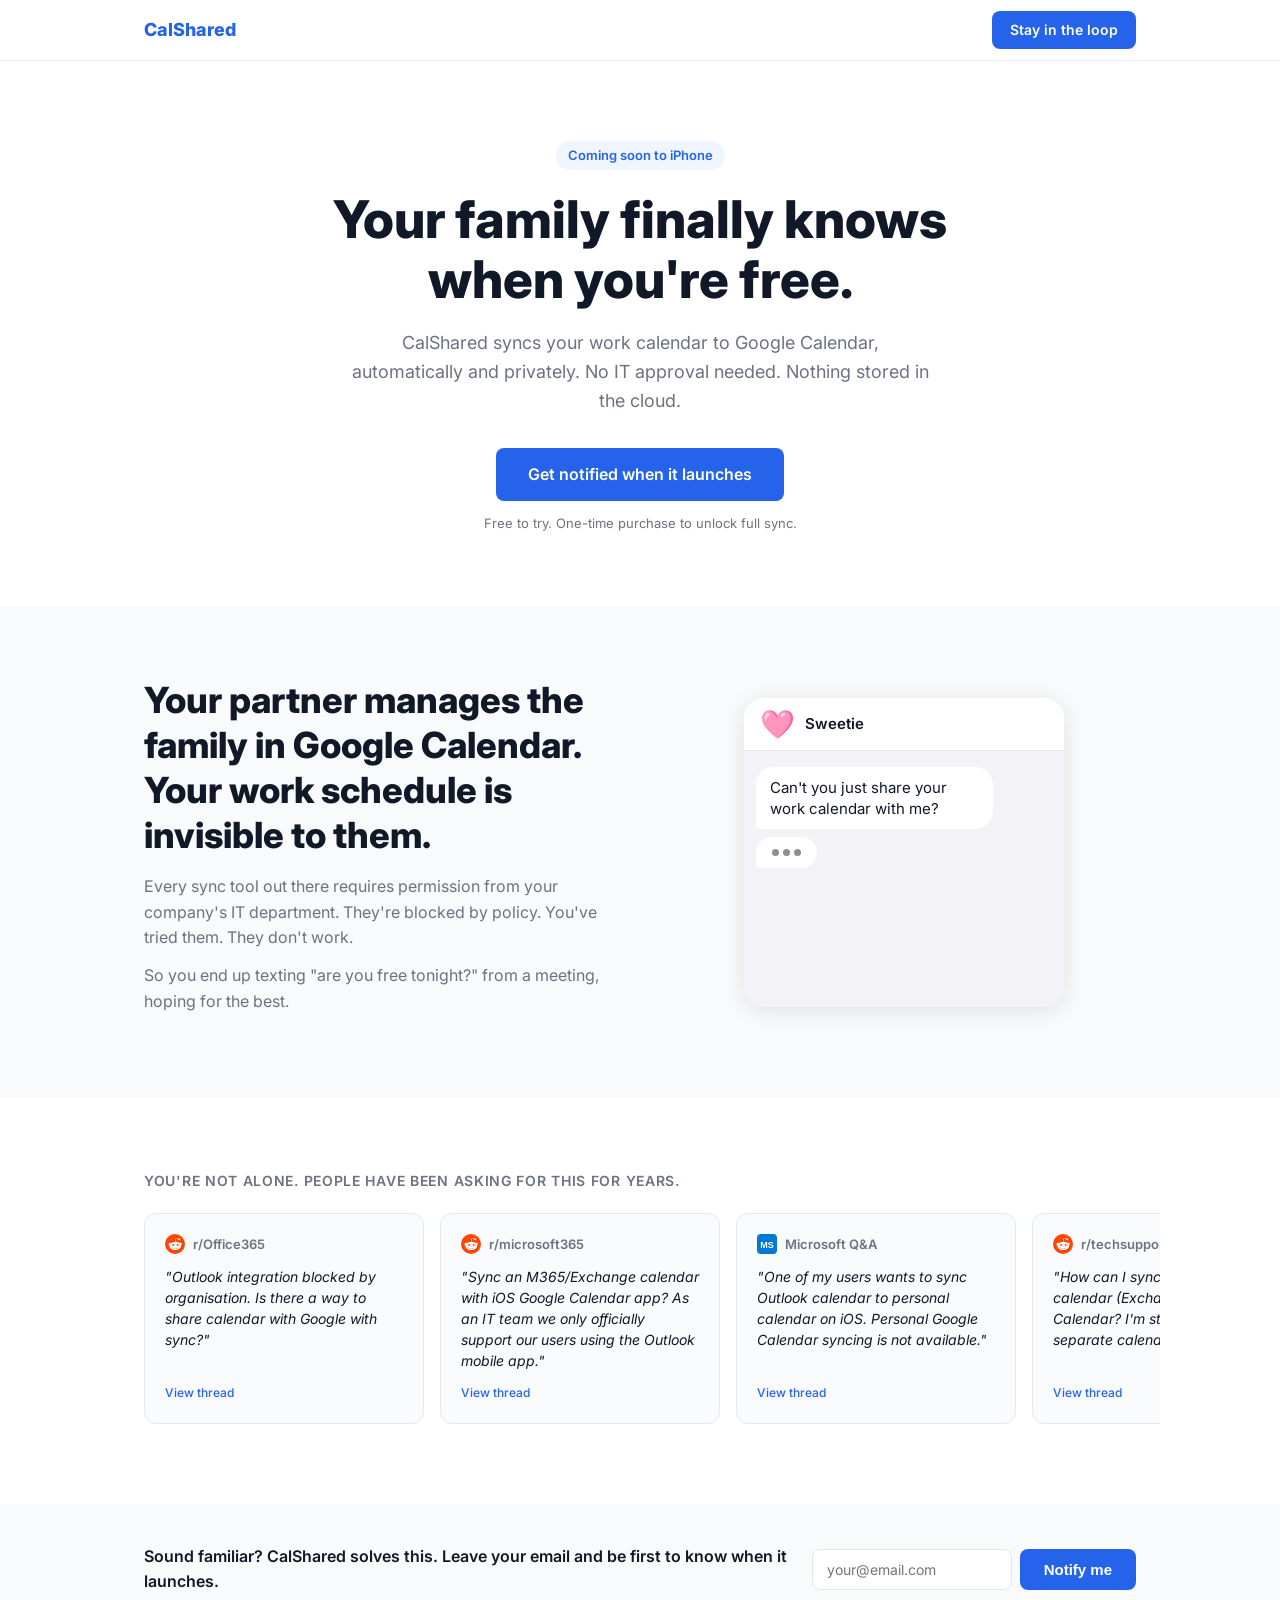
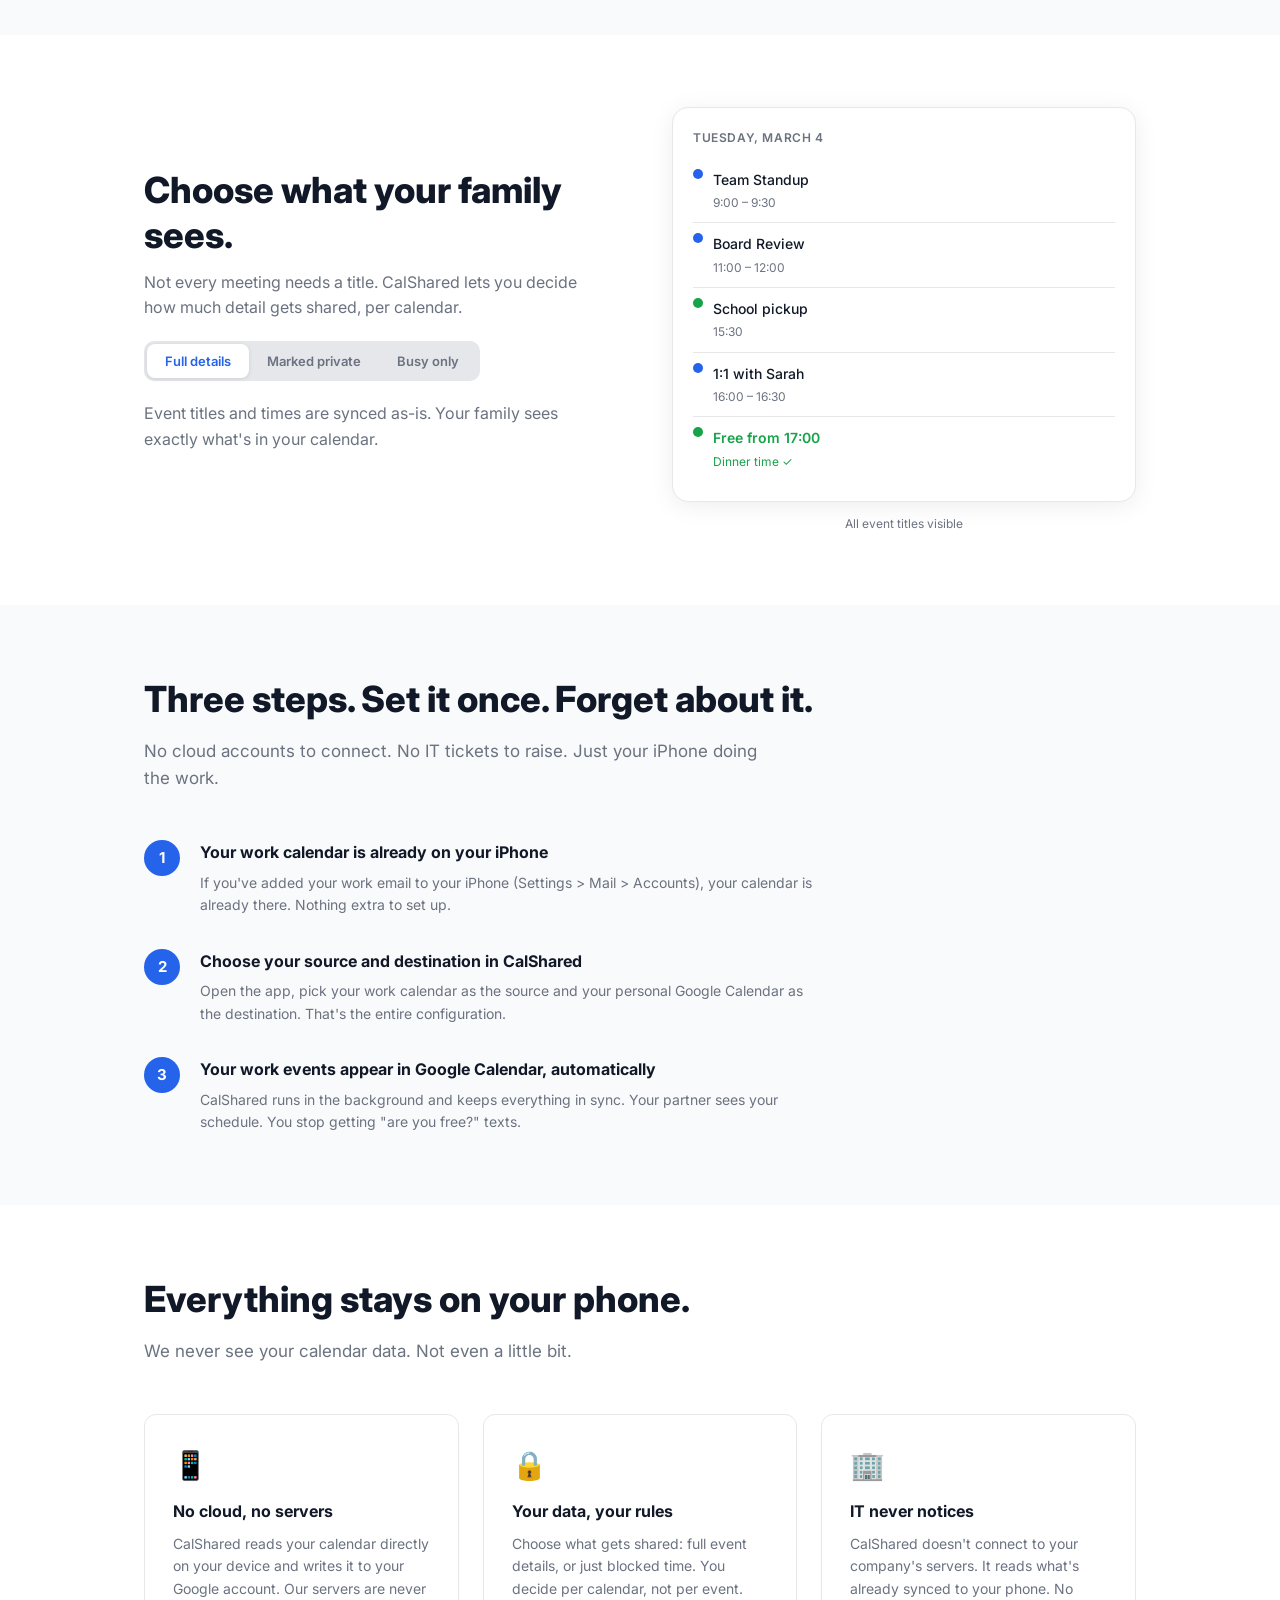
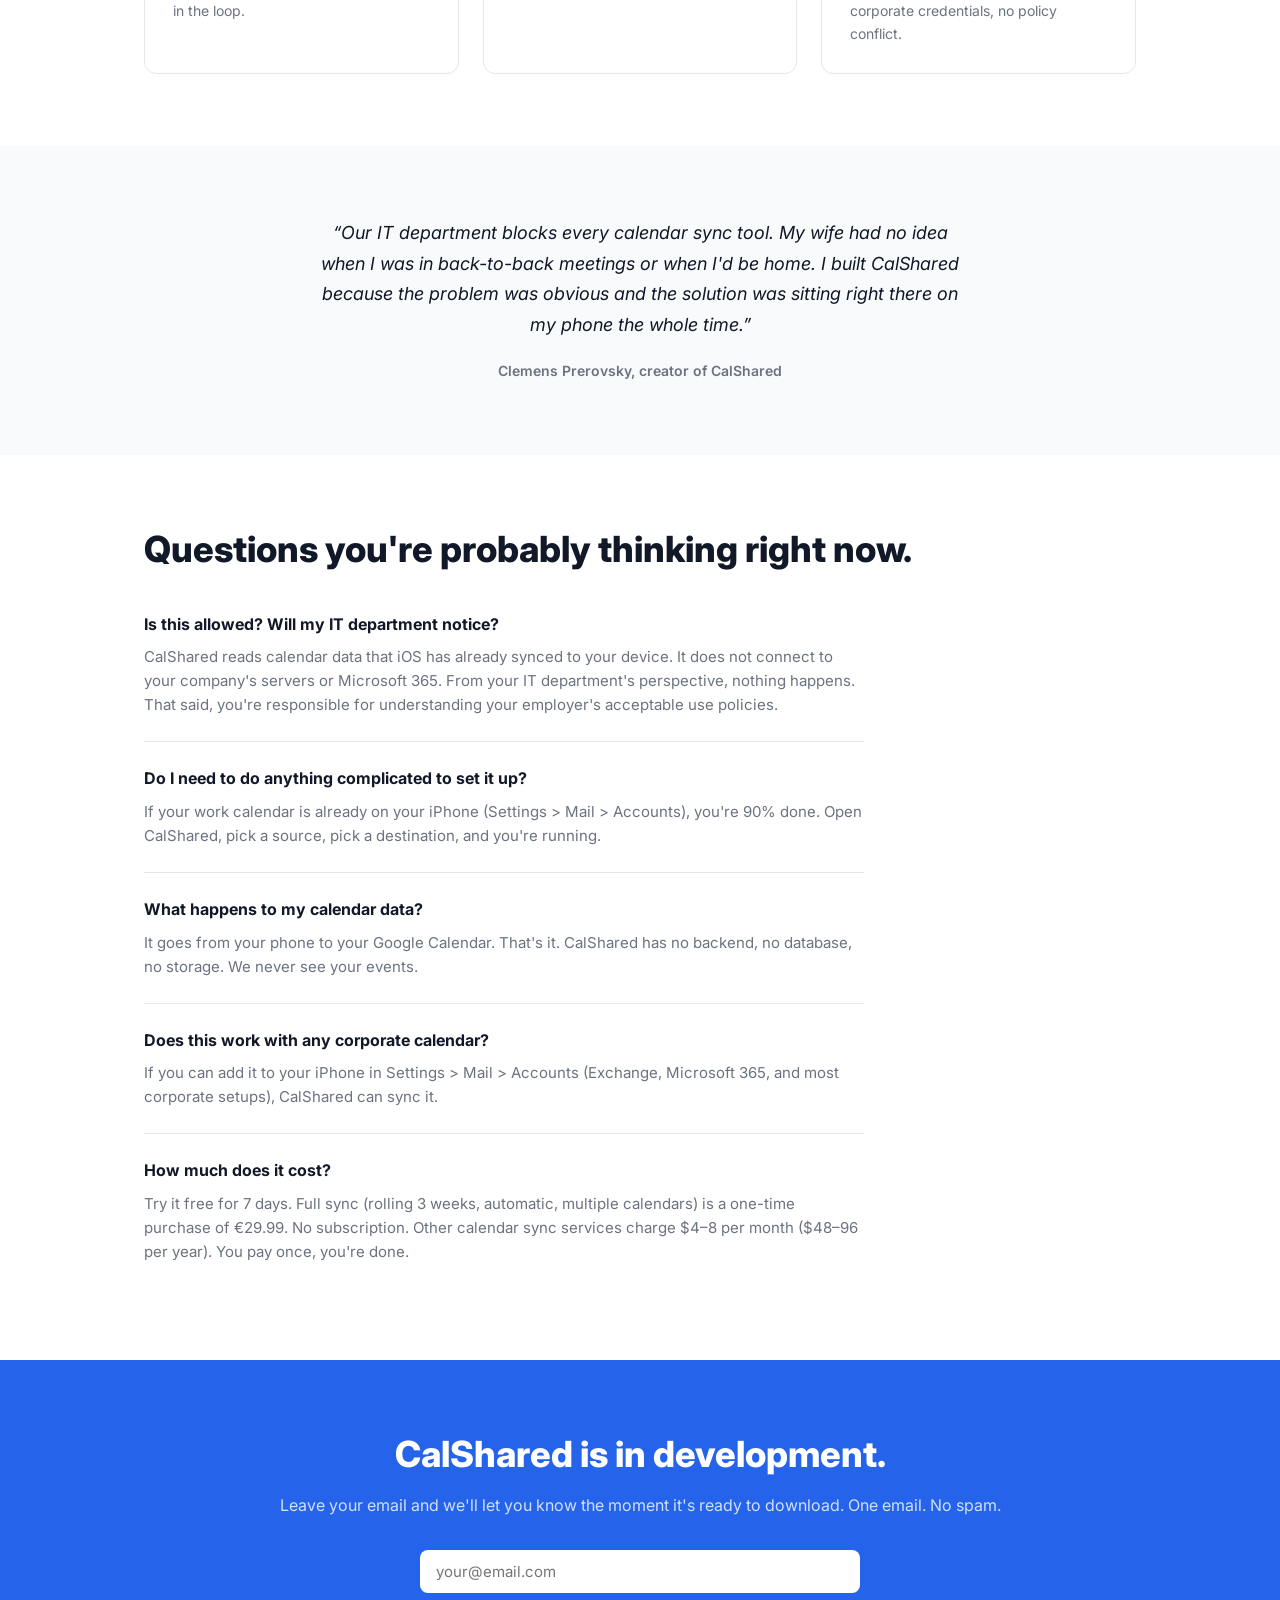
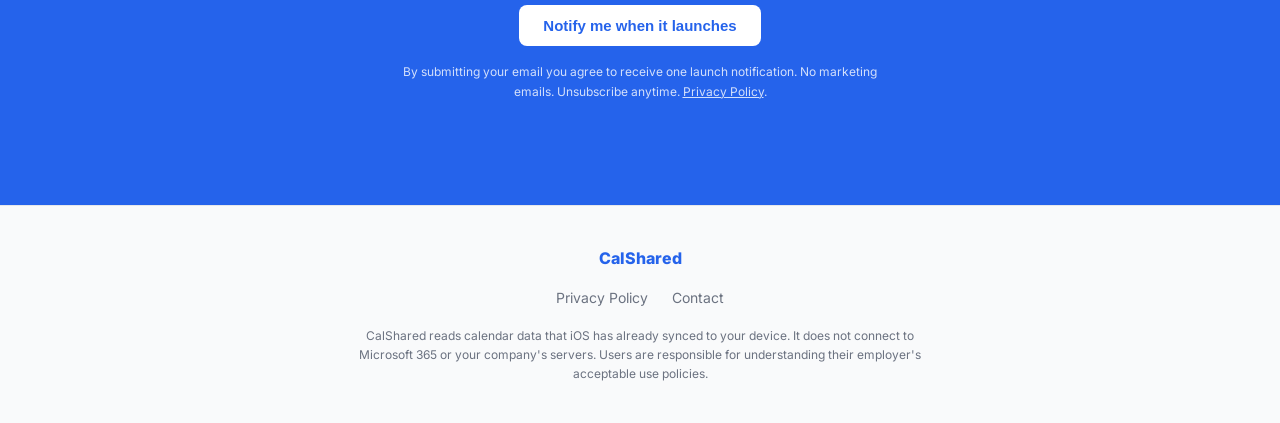
<file: index.html>
<!DOCTYPE html>
<html lang="en">
<head>
  <meta charset="UTF-8" />
  <meta name="viewport" content="width=device-width, initial-scale=1.0" />
  <title>CalShared – Share Your Work Calendar With Your Family. No IT Required.</title>
  <meta name="description" content="CalShared syncs your corporate Outlook or Exchange calendar to Google Calendar directly from your iPhone. No IT approval. No subscription. Your family finally knows when you're free." />
  <link rel="icon" href="favicon.svg" type="image/svg+xml" />
  <link rel="preconnect" href="https://fonts.googleapis.com" />
  <link href="https://fonts.googleapis.com/css2?family=Inter:wght@400;500;600;700;800&display=swap" rel="stylesheet" />
  <link rel="stylesheet" href="style.css" />

  <script type="application/ld+json">
  {
    "@context": "https://schema.org",
    "@type": "FAQPage",
    "mainEntity": [
      {
        "@type": "Question",
        "name": "Is this allowed? Will my IT department notice?",
        "acceptedAnswer": {
          "@type": "Answer",
          "text": "CalShared reads calendar data that iOS has already synced to your device. It does not connect to your company's servers or Microsoft 365. From your IT department's perspective, nothing happens. That said, you're responsible for understanding your employer's acceptable use policies."
        }
      },
      {
        "@type": "Question",
        "name": "Do I need to do anything complicated to set it up?",
        "acceptedAnswer": {
          "@type": "Answer",
          "text": "If your work calendar is already on your iPhone (Settings > Mail > Accounts), you're 90% done. Open CalShared, pick a source, pick a destination, and you're running."
        }
      },
      {
        "@type": "Question",
        "name": "What happens to my calendar data?",
        "acceptedAnswer": {
          "@type": "Answer",
          "text": "It goes from your phone to your Google Calendar. That's it. CalShared has no backend, no database, no storage. We never see your events."
        }
      },
      {
        "@type": "Question",
        "name": "Does this work with any corporate calendar?",
        "acceptedAnswer": {
          "@type": "Answer",
          "text": "If you can add it to your iPhone in Settings > Mail > Accounts (Exchange, Microsoft 365, and most corporate setups), CalShared can sync it."
        }
      },
      {
        "@type": "Question",
        "name": "How much does it cost?",
        "acceptedAnswer": {
          "@type": "Answer",
          "text": "Try it free for 7 days. Full sync (rolling 3 weeks, automatic, multiple calendars) is a one-time purchase. No subscription. You pay once, you're done."
        }
      }
    ]
  }
  </script>
</head>
<body>

  <!-- NAV -->
  <header class="nav">
    <div class="container nav-inner">
      <div class="logo">CalShared</div>
      <a href="#waitlist" class="btn btn-sm" data-focus-email>Stay in the loop</a>
    </div>
  </header>

  <!-- HERO -->
  <section class="hero">
    <div class="container hero-inner">
      <div class="badge">Coming soon to iPhone</div>
      <h1>Your family finally knows<br>when you're free.</h1>
      <p class="hero-sub">CalShared syncs your work calendar to Google Calendar, automatically and privately. No IT approval needed. Nothing stored in the cloud.</p>
      <a href="#waitlist" class="btn btn-lg" data-focus-email>Get notified when it launches</a>
      <p class="hero-note">Free to try. One-time purchase to unlock full sync.</p>
    </div>
  </section>

  <!-- PROBLEM -->
  <section class="section section-alt">
    <div class="container problem-inner">
      <div class="problem-text">
        <h2>Your partner manages the family in Google Calendar. Your work schedule is invisible to them.</h2>
        <p>Every sync tool out there requires permission from your company's IT department. They're blocked by policy. You've tried them. They don't work.</p>
        <p>So you end up texting "are you free tonight?" from a meeting, hoping for the best.</p>
      </div>
      <div class="chat-mock">
        <div class="chat-header">
          <div class="chat-avatar">🩷</div>
          <div class="chat-name">Sweetie</div>
        </div>
        <div class="chat-body">
          <div class="chat-bubble incoming" id="chatIncoming" style="opacity:0">Can't you just share your work calendar with me?</div>
          <div class="chat-typing" id="chatTyping" style="display:none">
            <span></span><span></span><span></span>
          </div>
          <div class="chat-bubble outgoing" id="chatReply1" style="opacity:0">I literally cannot. Believe me, I've tried.</div>
          <div class="chat-bubble outgoing" id="chatReply2" style="opacity:0">IT, you know.</div>
        </div>
      </div>
    </div>
  </section>

  <!-- SOCIAL PROOF -->
  <section class="section">
    <div class="container">
      <p class="social-proof-label">You're not alone. People have been asking for this for years.</p>
      <div class="scroller-wrapper">
        <div class="scroller">
          <div class="proof-card">
            <div class="proof-source">
              <svg class="reddit-icon" viewBox="0 0 20 20" fill="currentColor"><circle cx="10" cy="10" r="10" fill="#FF4500"/><path d="M16.67 10a1.46 1.46 0 0 0-2.47-1 7.12 7.12 0 0 0-3.85-1.23l.65-3.08 2.13.45a1 1 0 1 0 1-.97 1 1 0 0 0-.96.68l-2.38-.5a.15.15 0 0 0-.18.11l-.73 3.44a7.14 7.14 0 0 0-3.89 1.23 1.46 1.46 0 1 0-1.61 2.39 2.87 2.87 0 0 0 0 .44c0 2.24 2.61 4.06 5.83 4.06s5.83-1.82 5.83-4.06a2.87 2.87 0 0 0 0-.44 1.46 1.46 0 0 0 .63-1.52zM7.27 11a1 1 0 1 1 1 1 1 1 0 0 1-1-1zm5.58 2.71a3.58 3.58 0 0 1-2.85.79 3.58 3.58 0 0 1-2.85-.79.15.15 0 0 1 .21-.21 3.27 3.27 0 0 0 2.64.65 3.27 3.27 0 0 0 2.64-.65.15.15 0 0 1 .21.21zm-.14-1.71a1 1 0 1 1 1-1 1 1 0 0 1-1 1z" fill="white"/></svg>
              <span>r/Office365</span>
            </div>
            <p>"Outlook integration blocked by organisation. Is there a way to share calendar with Google with sync?"</p>
            <a href="https://www.reddit.com/r/Office365/comments/12wo6f1/outlook_integration_blocked_by_organisation_is/" target="_blank" rel="noopener">View thread</a>
          </div>
          <div class="proof-card">
            <div class="proof-source">
              <svg class="reddit-icon" viewBox="0 0 20 20" fill="currentColor"><circle cx="10" cy="10" r="10" fill="#FF4500"/><path d="M16.67 10a1.46 1.46 0 0 0-2.47-1 7.12 7.12 0 0 0-3.85-1.23l.65-3.08 2.13.45a1 1 0 1 0 1-.97 1 1 0 0 0-.96.68l-2.38-.5a.15.15 0 0 0-.18.11l-.73 3.44a7.14 7.14 0 0 0-3.89 1.23 1.46 1.46 0 1 0-1.61 2.39 2.87 2.87 0 0 0 0 .44c0 2.24 2.61 4.06 5.83 4.06s5.83-1.82 5.83-4.06a2.87 2.87 0 0 0 0-.44 1.46 1.46 0 0 0 .63-1.52zM7.27 11a1 1 0 1 1 1 1 1 1 0 0 1-1-1zm5.58 2.71a3.58 3.58 0 0 1-2.85.79 3.58 3.58 0 0 1-2.85-.79.15.15 0 0 1 .21-.21 3.27 3.27 0 0 0 2.64.65 3.27 3.27 0 0 0 2.64-.65.15.15 0 0 1 .21.21zm-.14-1.71a1 1 0 1 1 1-1 1 1 0 0 1-1 1z" fill="white"/></svg>
              <span>r/microsoft365</span>
            </div>
            <p>"Sync an M365/Exchange calendar with iOS Google Calendar app? As an IT team we only officially support our users using the Outlook mobile app."</p>
            <a href="https://www.reddit.com/r/microsoft365/comments/1r88rs4/sync_an_m365exchange_calendar_with_ios_google/" target="_blank" rel="noopener">View thread</a>
          </div>
          <div class="proof-card">
            <div class="proof-source">
              <svg viewBox="0 0 20 20" style="width:20px;height:20px;flex-shrink:0"><rect width="20" height="20" rx="4" fill="#0078D4"/><text x="10" y="14" font-size="9" text-anchor="middle" fill="white" font-family="sans-serif" font-weight="bold">MS</text></svg>
              <span>Microsoft Q&amp;A</span>
            </div>
            <p>"One of my users wants to sync Outlook calendar to personal calendar on iOS. Personal Google Calendar syncing is not available."</p>
            <a href="https://learn.microsoft.com/en-us/answers/questions/1653404/sync-outlook-calendar" target="_blank" rel="noopener">View thread</a>
          </div>
          <div class="proof-card">
            <div class="proof-source">
              <svg class="reddit-icon" viewBox="0 0 20 20" fill="currentColor"><circle cx="10" cy="10" r="10" fill="#FF4500"/><path d="M16.67 10a1.46 1.46 0 0 0-2.47-1 7.12 7.12 0 0 0-3.85-1.23l.65-3.08 2.13.45a1 1 0 1 0 1-.97 1 1 0 0 0-.96.68l-2.38-.5a.15.15 0 0 0-.18.11l-.73 3.44a7.14 7.14 0 0 0-3.89 1.23 1.46 1.46 0 1 0-1.61 2.39 2.87 2.87 0 0 0 0 .44c0 2.24 2.61 4.06 5.83 4.06s5.83-1.82 5.83-4.06a2.87 2.87 0 0 0 0-.44 1.46 1.46 0 0 0 .63-1.52zM7.27 11a1 1 0 1 1 1 1 1 1 0 0 1-1-1zm5.58 2.71a3.58 3.58 0 0 1-2.85.79 3.58 3.58 0 0 1-2.85-.79.15.15 0 0 1 .21-.21 3.27 3.27 0 0 0 2.64.65 3.27 3.27 0 0 0 2.64-.65.15.15 0 0 1 .21.21zm-.14-1.71a1 1 0 1 1 1-1 1 1 0 0 1-1 1z" fill="white"/></svg>
              <span>r/techsupport</span>
            </div>
            <p>"How can I sync my restricted work calendar (Exchange) to Google Calendar? I'm stuck using two separate calendars."</p>
            <a href="https://www.reddit.com/r/techsupport/comments/e2jrks/how_can_i_sync_my_restricted_work_calendar/" target="_blank" rel="noopener">View thread</a>
          </div>
          <div class="proof-card">
            <div class="proof-source">
              <svg viewBox="0 0 20 20" style="width:20px;height:20px;flex-shrink:0"><rect width="20" height="20" rx="4" fill="#F48024"/><text x="10" y="14" font-size="11" text-anchor="middle" fill="white" font-family="sans-serif" font-weight="bold">so</text></svg>
              <span>Super User</span>
            </div>
            <p>"My corporate policy won't let me install Google Calendar Sync on my company laptop. Is there something else that can sync my Outlook calendar?"</p>
            <a href="https://superuser.com/questions/260361/google-calendar-sync" target="_blank" rel="noopener">View thread</a>
          </div>
          <div class="proof-card">
            <div class="proof-source">
              <svg viewBox="0 0 20 20" style="width:20px;height:20px;flex-shrink:0"><rect width="20" height="20" rx="4" fill="#F48024"/><text x="10" y="14" font-size="11" text-anchor="middle" fill="white" font-family="sans-serif" font-weight="bold">so</text></svg>
              <span>Ask Different</span>
            </div>
            <p>"How to show a restricted Outlook work calendar's events in iOS Calendar app, alongside events from other Google calendars."</p>
            <a href="https://apple.stackexchange.com/questions/476419/how-to-show-a-restricted-outlook-work-calendars-events-in-ios-calendar-app-alo" target="_blank" rel="noopener">View thread</a>
          </div>
          <div class="proof-card">
            <div class="proof-source">
              <svg class="reddit-icon" viewBox="0 0 20 20" fill="currentColor"><circle cx="10" cy="10" r="10" fill="#FF4500"/><path d="M16.67 10a1.46 1.46 0 0 0-2.47-1 7.12 7.12 0 0 0-3.85-1.23l.65-3.08 2.13.45a1 1 0 1 0 1-.97 1 1 0 0 0-.96.68l-2.38-.5a.15.15 0 0 0-.18.11l-.73 3.44a7.14 7.14 0 0 0-3.89 1.23 1.46 1.46 0 1 0-1.61 2.39 2.87 2.87 0 0 0 0 .44c0 2.24 2.61 4.06 5.83 4.06s5.83-1.82 5.83-4.06a2.87 2.87 0 0 0 0-.44 1.46 1.46 0 0 0 .63-1.52zM7.27 11a1 1 0 1 1 1 1 1 1 0 0 1-1-1zm5.58 2.71a3.58 3.58 0 0 1-2.85.79 3.58 3.58 0 0 1-2.85-.79.15.15 0 0 1 .21-.21 3.27 3.27 0 0 0 2.64.65 3.27 3.27 0 0 0 2.64-.65.15.15 0 0 1 .21.21zm-.14-1.71a1 1 0 1 1 1-1 1 1 0 0 1-1 1z" fill="white"/></svg>
              <span>r/Outlook</span>
            </div>
            <p>"Help syncing a work Outlook calendar to a shared family Google calendar."</p>
            <a href="https://www.reddit.com/r/Outlook/comments/11zt1xj/help_syncing_a_work_outlook_calendar_to_a_shared/" target="_blank" rel="noopener">View thread</a>
          </div>
          <div class="proof-card">
            <div class="proof-source">
              <svg class="reddit-icon" viewBox="0 0 20 20" fill="currentColor"><circle cx="10" cy="10" r="10" fill="#FF4500"/><path d="M16.67 10a1.46 1.46 0 0 0-2.47-1 7.12 7.12 0 0 0-3.85-1.23l.65-3.08 2.13.45a1 1 0 1 0 1-.97 1 1 0 0 0-.96.68l-2.38-.5a.15.15 0 0 0-.18.11l-.73 3.44a7.14 7.14 0 0 0-3.89 1.23 1.46 1.46 0 1 0-1.61 2.39 2.87 2.87 0 0 0 0 .44c0 2.24 2.61 4.06 5.83 4.06s5.83-1.82 5.83-4.06a2.87 2.87 0 0 0 0-.44 1.46 1.46 0 0 0 .63-1.52zM7.27 11a1 1 0 1 1 1 1 1 1 0 0 1-1-1zm5.58 2.71a3.58 3.58 0 0 1-2.85.79 3.58 3.58 0 0 1-2.85-.79.15.15 0 0 1 .21-.21 3.27 3.27 0 0 0 2.64.65 3.27 3.27 0 0 0 2.64-.65.15.15 0 0 1 .21.21zm-.14-1.71a1 1 0 1 1 1-1 1 1 0 0 1-1 1z" fill="white"/></svg>
              <span>r/workingmoms</span>
            </div>
            <p>"Unfortunately there is no easy way for me to sync them either since I work for a government entity."</p>
            <a href="https://www.reddit.com/r/workingmoms/comments/1qbughx/how_do_you_keep_work_and_home_calendars_in_sync/" target="_blank" rel="noopener">View thread</a>
          </div>
        </div>
      </div>
    </div>
  </section>

  <!-- INLINE WAITLIST -->
  <section class="section section-alt inline-waitlist">
    <div class="container inline-waitlist-inner">
      <p>Sound familiar? CalShared solves this. Leave your email and be first to know when it launches.</p>
      <form class="inline-waitlist-form" id="inlineWaitlistForm">
        <input type="email" id="inlineEmailInput" placeholder="your@email.com" required />
        <button type="submit" class="btn">Notify me</button>
      </form>
      <div id="inlineFormSuccess" class="inline-success" style="display:none">You're on the list.</div>
    </div>
  </section>

  <!-- PRIVACY LEVELS -->
  <section class="section">
    <div class="container privacy-demo">
      <div class="privacy-demo-text">
        <h2>Choose what your family sees.</h2>
        <p>Not every meeting needs a title. CalShared lets you decide how much detail gets shared, per calendar.</p>
        <div class="privacy-tabs">
          <button class="privacy-tab active" data-level="full">Full details</button>
          <button class="privacy-tab" data-level="private">Marked private</button>
          <button class="privacy-tab" data-level="busy">Busy only</button>
        </div>
        <p class="privacy-desc" id="privacyDesc">Event titles and times are synced as-is. Your family sees exactly what's in your calendar.</p>
      </div>
      <div class="use-case-visual">
        <div class="phone-mock">
          <div class="mock-date">Tuesday, March 4</div>
          <div class="phone-event">
            <span class="event-dot work"></span>
            <div>
              <span class="event-title" data-full="Team Standup" data-private="Team Standup" data-busy="Busy">Team Standup</span>
              <span class="event-time">9:00 – 9:30</span>
            </div>
          </div>
          <div class="phone-event">
            <span class="event-dot work"></span>
            <div>
              <span class="event-title" data-full="Board Review" data-private="Private" data-busy="Busy">Board Review</span>
              <span class="event-time">11:00 – 12:00</span>
            </div>
          </div>
          <div class="phone-event">
            <span class="event-dot family"></span>
            <div>
              <span class="event-title" data-full="School pickup" data-private="School pickup" data-busy="School pickup">School pickup</span>
              <span class="event-time">15:30</span>
            </div>
          </div>
          <div class="phone-event">
            <span class="event-dot work"></span>
            <div>
              <span class="event-title" data-full="1:1 with Sarah" data-private="Private" data-busy="Busy">1:1 with Sarah</span>
              <span class="event-time">16:00 – 16:30</span>
            </div>
          </div>
          <div class="phone-event free">
            <span class="event-dot free-dot"></span>
            <div>
              <span class="event-title">Free from 17:00</span>
              <span class="event-time">Dinner time ✓</span>
            </div>
          </div>
        </div>
        <p class="mock-caption" id="mockCaption">All event titles visible</p>
      </div>
    </div>
  </section>

  <!-- HOW IT WORKS -->
  <section class="section section-alt">
    <div class="container">
      <h2>Three steps. Set it once. Forget about it.</h2>
      <p class="section-sub">No cloud accounts to connect. No IT tickets to raise. Just your iPhone doing the work.</p>
      <div class="steps">
        <div class="step">
          <div class="step-num">1</div>
          <div>
            <h3>Your work calendar is already on your iPhone</h3>
            <p>If you've added your work email to your iPhone (Settings > Mail > Accounts), your calendar is already there. Nothing extra to set up.</p>
          </div>
        </div>
        <div class="step">
          <div class="step-num">2</div>
          <div>
            <h3>Choose your source and destination in CalShared</h3>
            <p>Open the app, pick your work calendar as the source and your personal Google Calendar as the destination. That's the entire configuration.</p>
          </div>
        </div>
        <div class="step">
          <div class="step-num">3</div>
          <div>
            <h3>Your work events appear in Google Calendar, automatically</h3>
            <p>CalShared runs in the background and keeps everything in sync. Your partner sees your schedule. You stop getting "are you free?" texts.</p>
          </div>
        </div>
      </div>
    </div>
  </section>

  <!-- PRIVACY -->
  <section class="section">
    <div class="container">
      <h2>Everything stays on your phone.</h2>
      <p class="section-sub">We never see your calendar data. Not even a little bit.</p>
      <div class="cards">
        <div class="card">
          <div class="card-icon">📱</div>
          <h3>No cloud, no servers</h3>
          <p>CalShared reads your calendar directly on your device and writes it to your Google account. Our servers are never in the loop.</p>
        </div>
        <div class="card">
          <div class="card-icon">🔒</div>
          <h3>Your data, your rules</h3>
          <p>Choose what gets shared: full event details, or just blocked time. You decide per calendar, not per event.</p>
        </div>
        <div class="card">
          <div class="card-icon">🏢</div>
          <h3>IT never notices</h3>
          <p>CalShared doesn't connect to your company's servers. It reads what's already synced to your phone. No corporate credentials, no policy conflict.</p>
        </div>
      </div>
    </div>
  </section>

  <!-- FOUNDER -->
  <section class="section section-alt">
    <div class="container founder">
      <div class="founder-inner">
        <p class="founder-quote">Our IT department blocks every calendar sync tool. My wife had no idea when I was in back-to-back meetings or when I'd be home. I built CalShared because the problem was obvious and the solution was sitting right there on my phone the whole time.</p>
        <p class="founder-name">Clemens Prerovsky, creator of CalShared</p>
      </div>
    </div>
  </section>

  <!-- FAQ -->
  <section class="section">
    <div class="container">
      <h2>Questions you're probably thinking right now.</h2>
      <div class="faq">
        <div class="faq-item">
          <h3>Is this allowed? Will my IT department notice?</h3>
          <p>CalShared reads calendar data that iOS has already synced to your device. It does not connect to your company's servers or Microsoft 365. From your IT department's perspective, nothing happens. That said, you're responsible for understanding your employer's acceptable use policies.</p>
        </div>
        <div class="faq-item">
          <h3>Do I need to do anything complicated to set it up?</h3>
          <p>If your work calendar is already on your iPhone (Settings > Mail > Accounts), you're 90% done. Open CalShared, pick a source, pick a destination, and you're running.</p>
        </div>
        <div class="faq-item">
          <h3>What happens to my calendar data?</h3>
          <p>It goes from your phone to your Google Calendar. That's it. CalShared has no backend, no database, no storage. We never see your events.</p>
        </div>
        <div class="faq-item">
          <h3>Does this work with any corporate calendar?</h3>
          <p>If you can add it to your iPhone in Settings > Mail > Accounts (Exchange, Microsoft 365, and most corporate setups), CalShared can sync it.</p>
        </div>
        <div class="faq-item">
          <h3>How much does it cost?</h3>
          <p>Try it free for 7 days. Full sync (rolling 3 weeks, automatic, multiple calendars) is a one-time purchase of €29.99. No subscription. Other calendar sync services charge $4–8 per month ($48–96 per year). You pay once, you're done.</p>
        </div>
      </div>
    </div>
  </section>

  <!-- WAITLIST -->
  <section class="section waitlist" id="waitlist">
    <div class="container waitlist-inner">
      <h2>CalShared is in development.</h2>
      <p>Leave your email and we'll let you know the moment it's ready to download. One email. No spam.</p>
      <form class="waitlist-form" id="waitlistForm">
        <input type="email" id="emailInput" placeholder="your@email.com" required />
        <button type="submit" class="btn">Notify me when it launches</button>
      </form>
      <p class="waitlist-legal">By submitting your email you agree to receive one launch notification. No marketing emails. Unsubscribe anytime. <a href="privacy.html">Privacy Policy</a>.</p>
      <div id="formSuccess" class="form-success" style="display:none">
        You're on the list. We'll be in touch when CalShared is ready.
      </div>
    </div>
  </section>

  <!-- FOOTER -->
  <footer class="footer">
    <div class="container footer-inner">
      <div class="footer-logo">CalShared</div>
      <div class="footer-links">
        <a href="privacy.html">Privacy Policy</a>
        <a href="mailto:hello@calshared.com">Contact</a>
      </div>
      <p class="footer-note">CalShared reads calendar data that iOS has already synced to your device. It does not connect to Microsoft 365 or your company's servers. Users are responsible for understanding their employer's acceptable use policies.</p>
    </div>
  </footer>

  <script src="script.js"></script>
  <!-- Cloudflare Web Analytics --><script defer src='https://static.cloudflareinsights.com/beacon.min.js' data-cf-beacon='{"token": "32ded411dc254685ad4f5cb2acccb45c"}'></script><!-- End Cloudflare Web Analytics -->
</body>
</html>
</file>
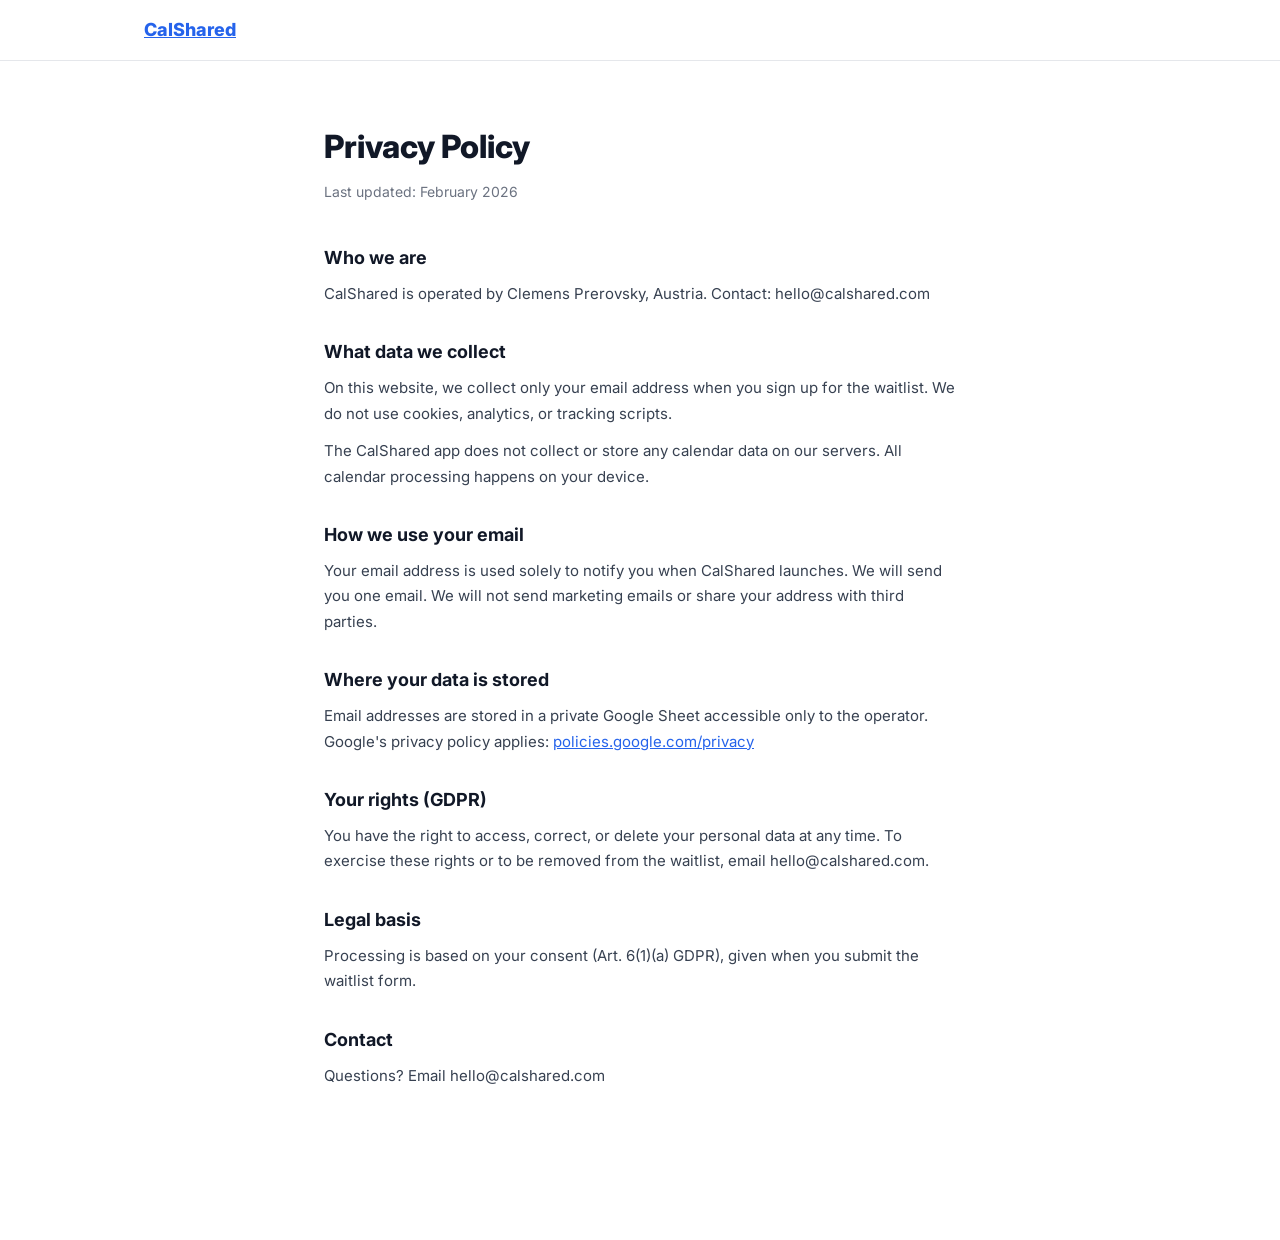
<file: privacy.html>
<!DOCTYPE html>
<html lang="en">
<head>
  <meta charset="UTF-8" />
  <meta name="viewport" content="width=device-width, initial-scale=1.0" />
  <title>Privacy Policy – CalShared</title>
  <link rel="preconnect" href="https://fonts.googleapis.com" />
  <link href="https://fonts.googleapis.com/css2?family=Inter:wght@400;500;600;700;800&display=swap" rel="stylesheet" />
  <link rel="stylesheet" href="style.css" />
  <style>
    .privacy-content { max-width: 680px; margin: 60px auto; padding: 0 24px 80px; }
    .privacy-content h1 { font-size: 32px; font-weight: 800; margin-bottom: 8px; }
    .privacy-content .updated { color: var(--text-muted); font-size: 14px; margin-bottom: 40px; }
    .privacy-content h2 { font-size: 18px; font-weight: 700; margin: 32px 0 8px; }
    .privacy-content p, .privacy-content li { font-size: 15px; color: #374151; line-height: 1.7; margin-bottom: 12px; }
    .privacy-content ul { padding-left: 20px; }
    .privacy-content a { color: var(--blue); }
  </style>
</head>
<body>
  <header class="nav">
    <div class="container nav-inner">
      <a href="index.html" class="logo">CalShared</a>
    </div>
  </header>

  <div class="privacy-content">
    <h1>Privacy Policy</h1>
    <p class="updated">Last updated: February 2026</p>

    <h2>Who we are</h2>
    <p>CalShared is operated by Clemens Prerovsky, Austria. Contact: hello@calshared.com</p>

    <h2>What data we collect</h2>
    <p>On this website, we collect only your email address when you sign up for the waitlist. We do not use cookies, analytics, or tracking scripts.</p>
    <p>The CalShared app does not collect or store any calendar data on our servers. All calendar processing happens on your device.</p>

    <h2>How we use your email</h2>
    <p>Your email address is used solely to notify you when CalShared launches. We will send you one email. We will not send marketing emails or share your address with third parties.</p>

    <h2>Where your data is stored</h2>
    <p>Email addresses are stored in a private Google Sheet accessible only to the operator. Google's privacy policy applies: <a href="https://policies.google.com/privacy" target="_blank">policies.google.com/privacy</a></p>

    <h2>Your rights (GDPR)</h2>
    <p>You have the right to access, correct, or delete your personal data at any time. To exercise these rights or to be removed from the waitlist, email hello@calshared.com.</p>

    <h2>Legal basis</h2>
    <p>Processing is based on your consent (Art. 6(1)(a) GDPR), given when you submit the waitlist form.</p>

    <h2>Contact</h2>
    <p>Questions? Email hello@calshared.com</p>
  </div>
</body>
</html>
</file>
<file: style.css>
*, *::before, *::after { box-sizing: border-box; margin: 0; padding: 0; }

:root {
  --blue: #2563EB;
  --blue-dark: #1D4ED8;
  --blue-light: #EFF6FF;
  --text: #111827;
  --text-muted: #6B7280;
  --border: #E5E7EB;
  --bg: #FFFFFF;
  --bg-alt: #F9FAFB;
  --green: #16A34A;
  --radius: 12px;
}

body {
  font-family: 'Inter', sans-serif;
  color: var(--text);
  background: var(--bg);
  line-height: 1.6;
  font-size: 16px;
}

.container {
  max-width: 1040px;
  margin: 0 auto;
  padding: 0 24px;
}

/* BUTTONS */
.btn {
  display: inline-block;
  background: var(--blue);
  color: #fff;
  padding: 12px 24px;
  border-radius: 8px;
  font-weight: 600;
  font-size: 15px;
  text-decoration: none;
  border: none;
  cursor: pointer;
  transition: background 0.15s;
}
.btn:hover { background: var(--blue-dark); }
.btn-sm { padding: 8px 18px; font-size: 14px; }
.btn-lg { padding: 14px 32px; font-size: 16px; }
.btn-outline {
  background: transparent;
  border: 2px solid var(--blue);
  color: var(--blue);
}
.btn-outline:hover { background: var(--blue-light); }

/* NAV */
.nav {
  border-bottom: 1px solid var(--border);
  background: var(--bg);
  position: sticky;
  top: 0;
  z-index: 100;
}
.nav-inner {
  display: flex;
  align-items: center;
  justify-content: space-between;
  height: 60px;
}
.logo {
  font-weight: 800;
  font-size: 18px;
  color: var(--blue);
}

/* HERO */
.hero {
  padding: 80px 0 72px;
  text-align: center;
}
.badge {
  display: inline-block;
  background: var(--blue-light);
  color: var(--blue);
  font-size: 13px;
  font-weight: 600;
  padding: 4px 12px;
  border-radius: 20px;
  margin-bottom: 20px;
}
.hero h1 {
  font-size: clamp(32px, 5vw, 52px);
  font-weight: 800;
  line-height: 1.15;
  margin-bottom: 20px;
  color: var(--text);
}
.hero-sub {
  font-size: 18px;
  color: var(--text-muted);
  max-width: 580px;
  margin: 0 auto 32px;
}
.hero-note {
  margin-top: 12px;
  font-size: 13px;
  color: var(--text-muted);
}

/* SECTIONS */
.section { padding: 72px 0; }
.section-alt { background: var(--bg-alt); }
.section h2 {
  font-size: clamp(24px, 3.5vw, 36px);
  font-weight: 800;
  margin-bottom: 16px;
  line-height: 1.25;
}
.section-sub {
  font-size: 17px;
  color: var(--text-muted);
  max-width: 640px;
  margin-bottom: 48px;
}

/* CARDS */
.cards {
  display: grid;
  grid-template-columns: repeat(auto-fit, minmax(240px, 1fr));
  gap: 24px;
}
.card {
  background: var(--bg);
  border: 1px solid var(--border);
  border-radius: var(--radius);
  padding: 28px;
}
.card-problem { opacity: 0.75; }
.card-icon { font-size: 28px; margin-bottom: 12px; }
.card h3 { font-size: 16px; font-weight: 700; margin-bottom: 8px; }
.card p { font-size: 14px; color: var(--text-muted); }

/* STEPS */
.steps { display: flex; flex-direction: column; gap: 32px; max-width: 680px; }
.step { display: flex; gap: 20px; align-items: flex-start; }
.step-num {
  flex-shrink: 0;
  width: 36px;
  height: 36px;
  background: var(--blue);
  color: #fff;
  border-radius: 50%;
  display: flex;
  align-items: center;
  justify-content: center;
  font-weight: 700;
  font-size: 15px;
}
.step h3 { font-size: 16px; font-weight: 700; margin-bottom: 6px; }
.step p { font-size: 14px; color: var(--text-muted); }

/* PROBLEM */
.problem-inner {
  display: grid;
  grid-template-columns: 1fr 1fr;
  gap: 64px;
  align-items: center;
}
@media (max-width: 680px) {
  .problem-inner { grid-template-columns: 1fr; }
}
.problem-text h2 { margin-bottom: 16px; }
.problem-text p { color: var(--text-muted); margin-bottom: 12px; font-size: 16px; }
/* CHAT MOCK */
.chat-mock {
  background: #f2f2f7;
  border-radius: 20px;
  overflow: hidden;
  box-shadow: 0 4px 24px rgba(0,0,0,0.10);
  max-width: 320px;
  margin: 0 auto;
  font-family: -apple-system, 'Inter', sans-serif;
}
.chat-header {
  background: #fff;
  padding: 12px 16px;
  display: flex;
  align-items: center;
  gap: 10px;
  border-bottom: 1px solid #e5e5ea;
}
.chat-avatar { font-size: 28px; line-height: 1; }
.chat-name { font-weight: 600; font-size: 15px; color: var(--text); }
.chat-body {
  padding: 16px 12px 20px;
  display: flex;
  flex-direction: column;
  gap: 8px;
}
.chat-bubble {
  max-width: 80%;
  padding: 10px 14px;
  border-radius: 18px;
  font-size: 15px;
  line-height: 1.4;
}
.chat-bubble.incoming {
  background: #fff;
  color: var(--text);
  align-self: flex-start;
  border-bottom-left-radius: 4px;
  transition: opacity 0.4s ease;
}
.chat-bubble.outgoing {
  background: #2563EB;
  color: #fff;
  align-self: flex-end;
  border-bottom-right-radius: 4px;
  transition: opacity 0.4s ease;
}
.chat-typing {
  align-self: flex-start;
  background: #fff;
  border-radius: 18px;
  border-bottom-left-radius: 4px;
  padding: 12px 16px;
  display: flex;
  gap: 4px;
  align-items: center;
}
.chat-typing span {
  width: 7px;
  height: 7px;
  background: #8e8e93;
  border-radius: 50%;
  animation: typing-dot 1.2s infinite;
}
.chat-typing span:nth-child(2) { animation-delay: 0.2s; }
.chat-typing span:nth-child(3) { animation-delay: 0.4s; }
@keyframes typing-dot {
  0%, 60%, 100% { opacity: 0.3; transform: scale(1); }
  30% { opacity: 1; transform: scale(1.2); }
}

/* FOUNDER */
.founder { text-align: center; }
.founder-inner {
  max-width: 640px;
  margin: 0 auto;
}
.founder-quote {
  font-size: 18px;
  font-style: italic;
  color: var(--text);
  line-height: 1.7;
  margin-bottom: 20px;
}
.founder-quote::before { content: "\201C"; }
.founder-quote::after { content: "\201D"; }
.founder-name {
  font-size: 14px;
  font-weight: 600;
  color: var(--text-muted);
}

/* SOCIAL PROOF */
.social-proof-label {
  font-size: 14px;
  font-weight: 600;
  color: var(--text-muted);
  text-transform: uppercase;
  letter-spacing: 0.05em;
  margin-bottom: 20px;
}
.scroller-wrapper {
  overflow-x: auto;
  -webkit-overflow-scrolling: touch;
  scrollbar-width: none;
  margin: 0 -24px;
  padding: 0 24px;
}
.scroller-wrapper::-webkit-scrollbar { display: none; }
.scroller {
  display: flex;
  gap: 16px;
  padding-bottom: 8px;
  width: max-content;
}
.proof-card {
  background: var(--bg-alt);
  border: 1px solid var(--border);
  border-radius: var(--radius);
  padding: 20px;
  width: 280px;
  flex-shrink: 0;
  display: flex;
  flex-direction: column;
  gap: 12px;
}
.proof-source {
  display: flex;
  align-items: center;
  gap: 8px;
  font-size: 13px;
  font-weight: 600;
  color: var(--text-muted);
}
.reddit-icon { width: 20px; height: 20px; flex-shrink: 0; }
.proof-card p {
  font-size: 14px;
  color: var(--text);
  line-height: 1.5;
  flex: 1;
  font-style: italic;
}
.proof-card a {
  font-size: 12px;
  color: var(--blue);
  text-decoration: none;
  font-weight: 500;
}
.proof-card a:hover { text-decoration: underline; }

/* INLINE WAITLIST */
.inline-waitlist { padding: 40px 0; }
.inline-waitlist-inner {
  display: flex;
  align-items: center;
  gap: 24px;
  flex-wrap: wrap;
}
.inline-waitlist-inner p {
  font-size: 16px;
  font-weight: 600;
  color: var(--text);
  flex: 1;
  min-width: 200px;
  margin: 0;
}
.inline-waitlist-form {
  display: flex;
  gap: 8px;
  flex-shrink: 0;
}
.inline-waitlist-form input {
  padding: 10px 14px;
  border-radius: 8px;
  border: 1px solid var(--border);
  font-size: 14px;
  font-family: inherit;
  outline: none;
  width: 200px;
}
.inline-waitlist-form input:focus { border-color: var(--blue); }
.inline-success {
  font-size: 14px;
  font-weight: 600;
  color: var(--green);
}

/* PRIVACY DEMO */
.privacy-demo {
  display: grid;
  grid-template-columns: 1fr 1fr;
  gap: 64px;
  align-items: center;
}
@media (max-width: 680px) {
  .privacy-demo { grid-template-columns: 1fr; }
}
.privacy-demo-text h2 { margin-bottom: 12px; }
.privacy-demo-text p { color: var(--text-muted); margin-bottom: 20px; font-size: 16px; }
.privacy-tabs {
  display: inline-flex;
  gap: 0;
  margin-bottom: 20px;
  background: var(--border);
  border-radius: 10px;
  padding: 3px;
}
.privacy-tab {
  padding: 8px 18px;
  border-radius: 8px;
  border: none;
  background: transparent;
  font-size: 13px;
  font-weight: 600;
  cursor: pointer;
  color: var(--text-muted);
  font-family: inherit;
  transition: all 0.18s;
  line-height: 1.4;
}
.privacy-tab.active {
  background: #fff;
  color: var(--blue);
  box-shadow: 0 1px 4px rgba(0,0,0,0.10);
}
.privacy-tab:hover:not(.active) {
  color: var(--text);
}
.privacy-desc {
  font-size: 14px;
  color: var(--text-muted);
  min-height: 40px;
  margin-bottom: 0;
}

/* FAQ */
.faq {
  display: flex;
  flex-direction: column;
  gap: 0;
  max-width: 720px;
}
.faq-item {
  padding: 24px 0;
  border-bottom: 1px solid var(--border);
}
.faq-item:last-child { border-bottom: none; }
.faq-item h3 {
  font-size: 16px;
  font-weight: 700;
  margin-bottom: 8px;
  color: var(--text);
}
.faq-item p {
  font-size: 15px;
  color: var(--text-muted);
  line-height: 1.6;
}

/* USE CASE */
.use-case {
  display: grid;
  grid-template-columns: 1fr 1fr;
  gap: 64px;
  align-items: center;
}
@media (max-width: 680px) {
  .use-case { grid-template-columns: 1fr; }
}
.use-case-text h2 { margin-bottom: 16px; }
.use-case-text p { color: var(--text-muted); margin-bottom: 20px; }
.use-case-list { list-style: none; display: flex; flex-direction: column; gap: 8px; }
.use-case-list li { font-size: 15px; padding-left: 20px; position: relative; }
.use-case-list li::before { content: "✓"; position: absolute; left: 0; color: var(--green); font-weight: 700; }

.phone-mock {
  background: #fff;
  border: 1px solid var(--border);
  border-radius: 16px;
  padding: 20px;
  box-shadow: 0 4px 24px rgba(0,0,0,0.07);
}
.mock-date {
  font-size: 12px;
  font-weight: 600;
  color: var(--text-muted);
  text-transform: uppercase;
  letter-spacing: 0.05em;
  margin-bottom: 12px;
}
.phone-event {
  display: flex;
  align-items: flex-start;
  gap: 10px;
  padding: 10px 0;
  border-bottom: 1px solid var(--border);
}
.phone-event:last-child { border-bottom: none; }
.phone-event.free { color: var(--green); }
.phone-event div { display: flex; flex-direction: column; gap: 2px; }
.event-title { font-size: 14px; font-weight: 500; color: var(--text); }
.phone-event.free .event-title { color: var(--green); font-weight: 600; }
.phone-event.free .event-time { color: var(--green); }
.event-time { font-size: 12px; color: var(--text-muted); }
.event-dot {
  width: 10px;
  height: 10px;
  border-radius: 50%;
  flex-shrink: 0;
}
.event-dot.work { background: var(--blue); }
.event-dot.family { background: #16A34A; }
.event-dot.free-dot { background: #16A34A; }
.mock-caption { font-size: 12px; color: var(--text-muted); text-align: center; margin-top: 12px; }

/* PRICING */
.pricing { text-align: center; }
.pricing .section-sub { margin: 0 auto 48px; }
.pricing-cards {
  display: flex;
  gap: 24px;
  justify-content: center;
  flex-wrap: wrap;
}
.pricing-card {
  background: var(--bg);
  border: 1px solid var(--border);
  border-radius: var(--radius);
  padding: 32px;
  text-align: left;
  width: 280px;
  position: relative;
}
.pricing-card-featured {
  border-color: var(--blue);
  box-shadow: 0 0 0 2px var(--blue);
}
.pricing-badge {
  position: absolute;
  top: -12px;
  left: 50%;
  transform: translateX(-50%);
  background: var(--blue);
  color: #fff;
  font-size: 12px;
  font-weight: 600;
  padding: 2px 12px;
  border-radius: 20px;
  white-space: nowrap;
}
.pricing-tier { font-size: 14px; font-weight: 600; color: var(--text-muted); margin-bottom: 8px; }
.pricing-price { font-size: 32px; font-weight: 800; margin-bottom: 20px; }
.pricing-note { font-size: 14px; font-weight: 400; color: var(--text-muted); }
.pricing-card ul { list-style: none; margin-bottom: 24px; display: flex; flex-direction: column; gap: 10px; }
.pricing-card li { font-size: 14px; padding-left: 20px; position: relative; }
.pricing-card li::before { content: "✓"; position: absolute; left: 0; color: var(--green); font-weight: 700; }
.pricing-card .btn, .pricing-card .btn-outline { width: 100%; text-align: center; }

/* WAITLIST */
.waitlist { background: var(--blue); color: #fff; text-align: center; }
.waitlist h2 { color: #fff; }
.waitlist p { color: rgba(255,255,255,0.8); margin-bottom: 32px; }
.waitlist-form {
  display: flex;
  gap: 12px;
  max-width: 440px;
  margin: 0 auto 16px;
  flex-wrap: wrap;
  justify-content: center;
}
.waitlist-form input {
  flex: 1;
  min-width: 220px;
  padding: 12px 16px;
  border-radius: 8px;
  border: none;
  font-size: 15px;
  font-family: inherit;
  outline: none;
}
.waitlist-form .btn {
  background: #fff;
  color: var(--blue);
}
.waitlist-form .btn:hover { background: var(--blue-light); }
.waitlist-legal {
  font-size: 12px;
  color: rgba(255,255,255,0.6);
  max-width: 480px;
  margin: 0 auto;
}
.waitlist-legal a { color: rgba(255,255,255,0.8); }
.form-success {
  background: rgba(255,255,255,0.15);
  border-radius: 8px;
  padding: 16px 24px;
  max-width: 440px;
  margin: 16px auto 0;
  font-weight: 600;
}

/* FOOTER */
.footer {
  background: var(--bg-alt);
  border-top: 1px solid var(--border);
  padding: 40px 0;
}
.footer-inner {
  display: flex;
  flex-direction: column;
  align-items: center;
  gap: 16px;
  text-align: center;
}
.footer-logo { font-weight: 800; color: var(--blue); font-size: 16px; }
.footer-links { display: flex; gap: 24px; }
.footer-links a { font-size: 14px; color: var(--text-muted); text-decoration: none; }
.footer-links a:hover { color: var(--text); }
.footer-note { font-size: 12px; color: var(--text-muted); max-width: 600px; }
</file>
